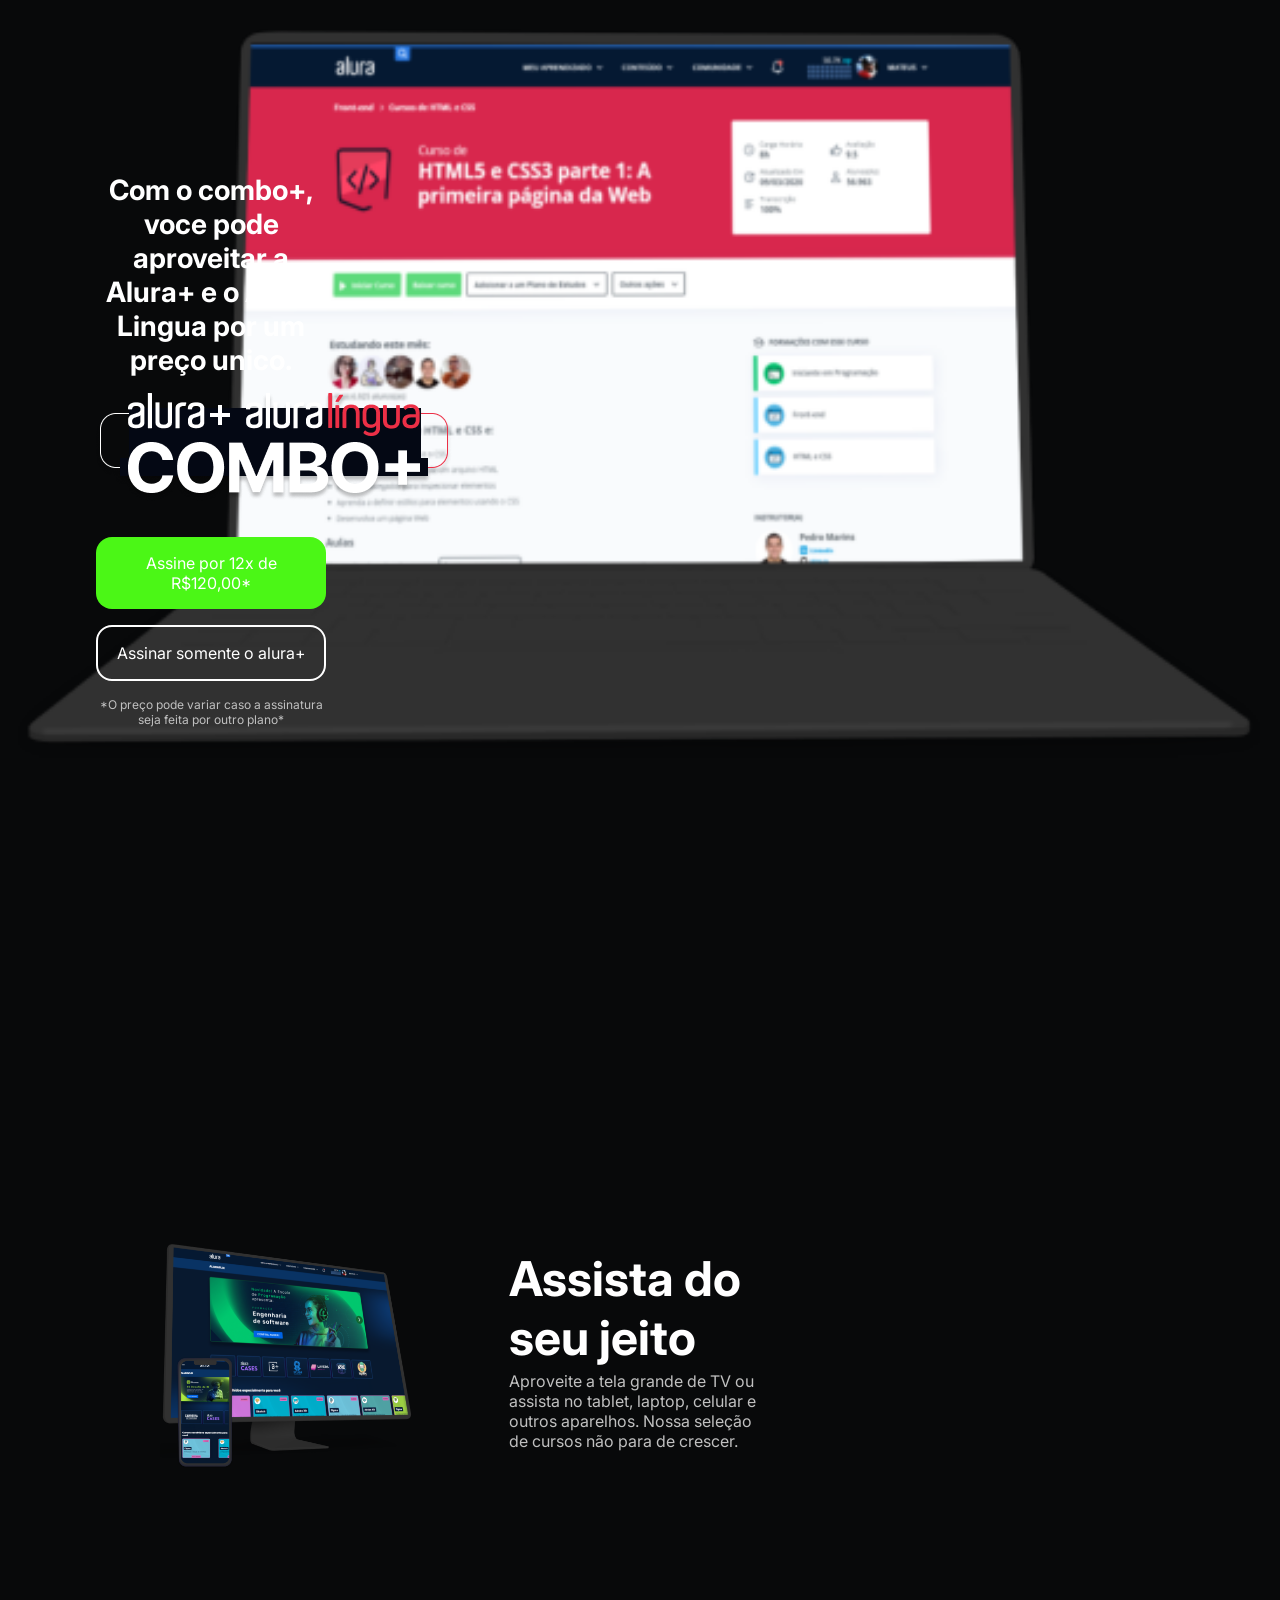
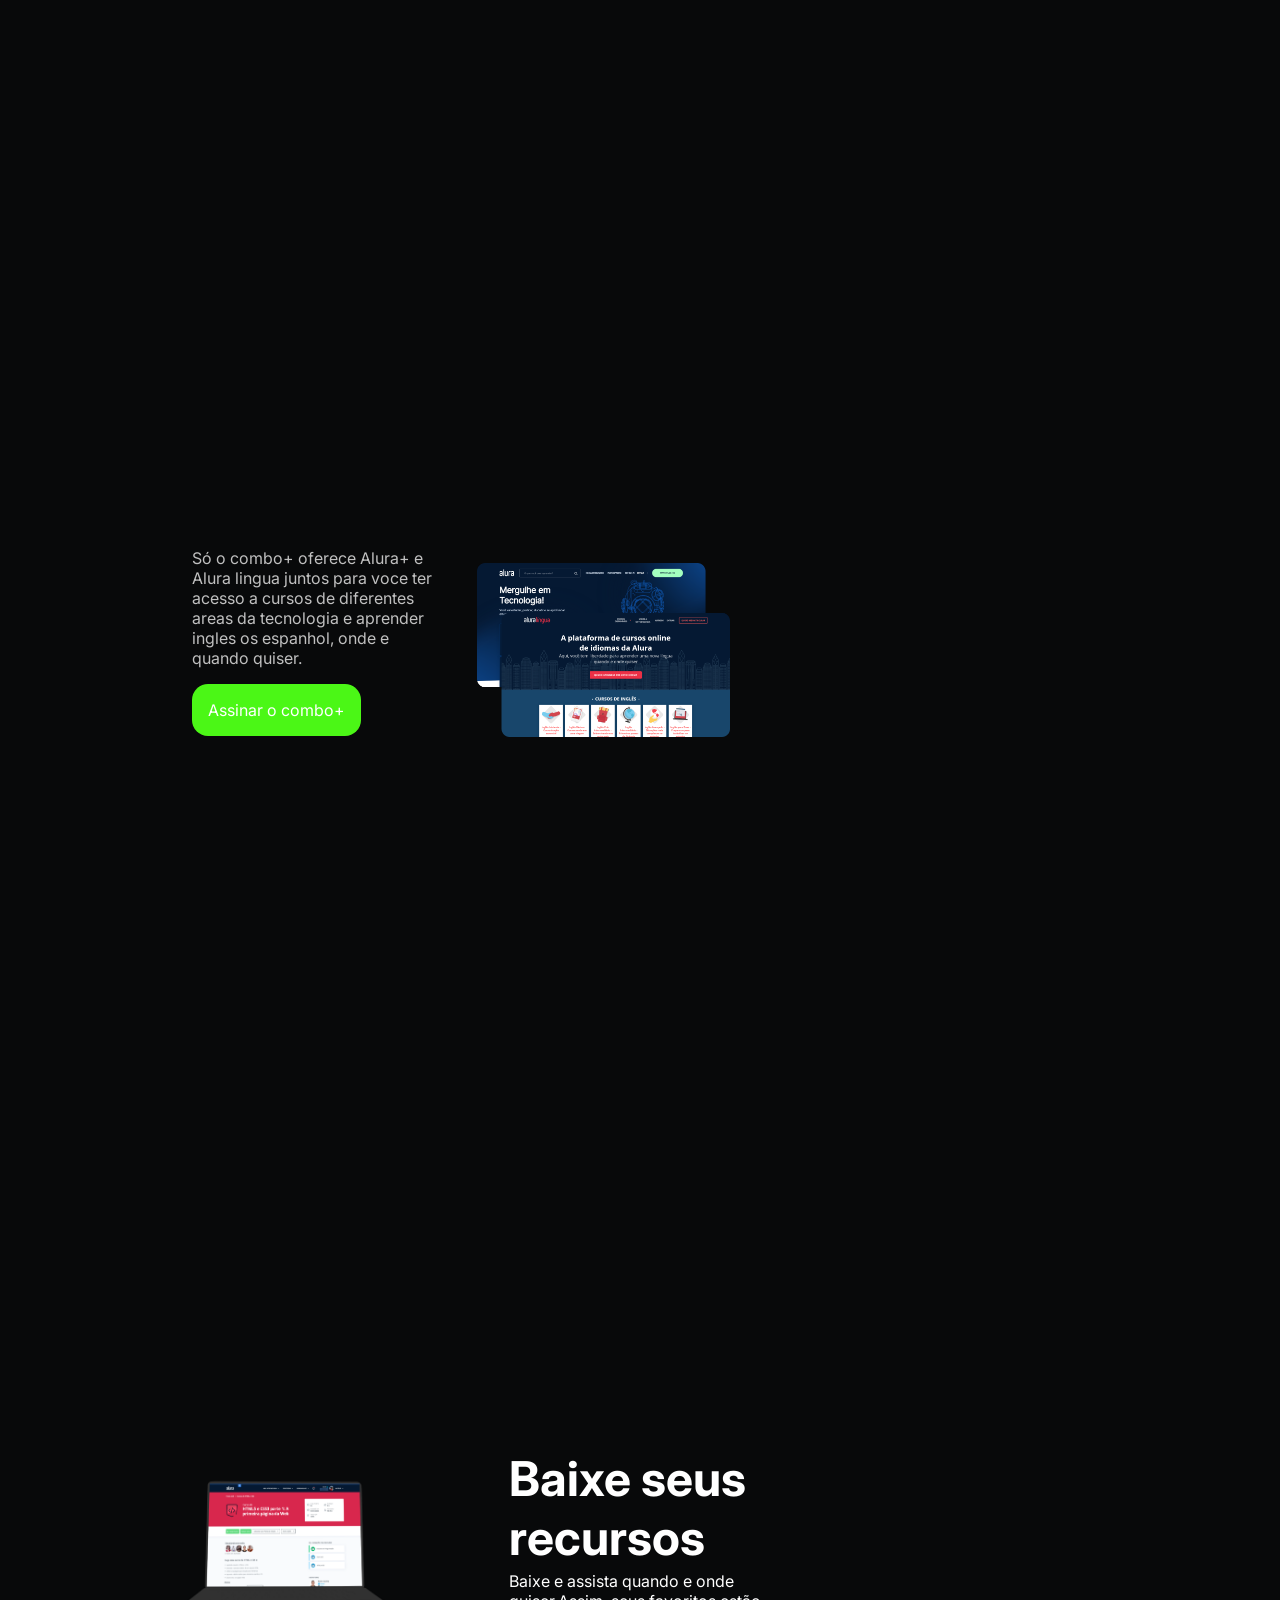
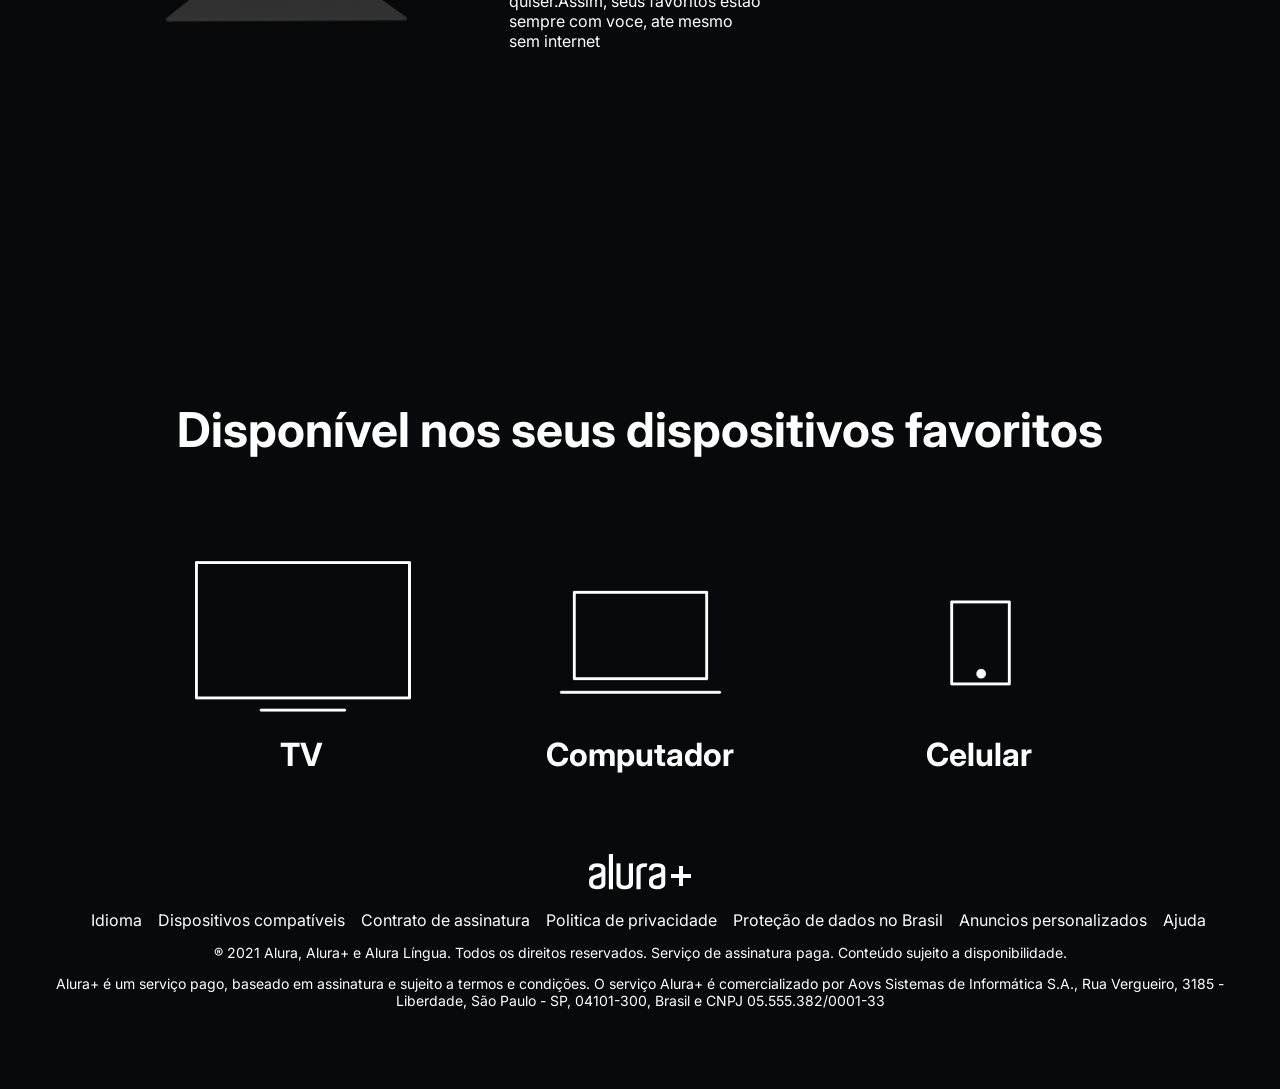
<file: index.html>
<!DOCTYPE html>
<html>

<head>
    <title>alura plus</title>
    <meta charset="utf-8">
    <meta name="viewport" content="widtg=device-width,initial-scale=1">
    <link rel="stylesheet" href="style.css">
    <link rel="preconnect" href="https://fonts.googleapis.com">
    <link rel="preconnect" href="https://fonts.gstatic.com" crossorigin>
    <link href="https://fonts.googleapis.com/css2?family=Inter:wght@400;700&display=swap" rel="stylesheet">

</head>

<body>
    <section class="container principal">
        <div class="container__caixa">
    <h1 class="container__titulo">Com o combo+, voce pode aproveitar a Alura+ e o Alura Lingua por um preço unico.</h1>
    <img src="img/Combo.png" alt="O combo+ é a junção do alura+ e o alura lingua" class="container__imagem">
    <a href="www.alura.com.br" class="container__botao">Assine por 12x de R$120,00*</a>
    <a href="www.alura.com.br" class="container__botao botao_secundario">Assinar somente o alura+</a>
    <p class="container__aviso">*O preço pode variar caso a assinatura seja feita por outro plano*</p>
  </div>
    </section>

    <section class="container segundario">
        <img src="img/Plataformas.png"alt="Um monitor e um celular com o alura plus aberto"class="segundario__imagem">
        <div class="container__descricao">
            <h2 class="descricao__titulo">Assista do seu jeito </h2>
            <p class="descricao__texto">Aproveite a tela grande de TV ou assista no tablet, laptop, celular e outros aparelhos. Nossa seleção de cursos não para de crescer.</p>
        </div>
    </section>
    <section class="container segundario">
        <div class="container__descricao">
            <p class="descricao__texto">Só o combo+ oferece Alura+ e Alura lingua juntos para voce ter acesso a cursos de diferentes areas da tecnologia e aprender ingles os espanhol, onde e quando quiser.</p>
            <a href="www.alura.com.br" class="container__botao segundario__botao"> Assinar o combo+</a>
        </div>
        <img src="img/Telas.png" alt="tela da alura plus e do alura lingua" class="segundario__imagem">
    </section>

    <section class="container segundario">
        <img src="img/Notebook.png" alt="Um notebook com o alura plus" class="segundario__imagem">
        <div class="container__descricao">
            <h2 class="descricao__titulo"> Baixe seus recursos </h2>
            <p class="descricao texto"> Baixe e assista quando e onde quiser.Assim, seus favoritos estão sempre com voce, ate mesmo sem internet</p>
        </div>
    </section>
    <section class="dispositivos">
        <h2 class="dispositivos__titulo">Disponível nos seus dispositivos favoritos</h2>
        <ul class="dispositivos__lista">
            <li>
                <img src="img/tv.png" alt="Ícone de televisão">
                <h3 class="lista__item">TV</h3>
            </li>
            <li>
                <img src="img/computador.png" alt="Ícone de computador">
                <h3 class="lista__item">Computador</h3>
            </li>
            <li>
                <img src="img/celular.png" alt="Ícone de celular">
                <h3 class="lista__item">Celular</h3>
            </li>
        </ul>
    </section>
</body>

</html>

<footer class="rodape">
    <img src="img/Logo.png" alt="Alura+" class="rodape__logo">
    <ul class="rodape__lista">
        <li class="lista__link">
            <a href="#">Idioma</a>
        </li>
        <li class="lista__link">
            <a href="#">Dispositivos compatíveis</a>
        </li>
        <li class="lista__link">
            <a href="#">Contrato de assinatura</a>
        </li>
        <li class="lista__link">
            <a href="#">Politica de privacidade</a>
        </li>
        <li class="lista__link">
            <a href="#">Proteção de dados no Brasil</a>
        </li>
        <li class="lista__link">
            <a href="#">Anuncios personalizados</a>
        </li>
        <li class="lista__link">
            <a href="#">Ajuda</a>
        </li>
    </ul>
    <p class="rodape__texto">® 2021 Alura, Alura+ e Alura Língua. Todos os direitos reservados. Serviço de
        assinatura paga. Conteúdo sujeito a disponibilidade.</p>
    <p class="rodape__texto">Alura+ é um serviço pago, baseado em assinatura e sujeito a termos e condições. O
        serviço Alura+ é comercializado por Aovs Sistemas de Informática S.A., Rua Vergueiro, 3185 - Liberdade, São
        Paulo - SP, 04101-300, Brasil e CNPJ 05.555.382/0001-33</p>
</footer>

</body>

</html>
</file>
<file: style.css>
:root {
  --branco-principal:#FFFFFF;
  --cinza-segundario:#C0C0C0;
  --botao-azul:#4bf716;
  --cor-de-fundo:rgb(8, 9, 10);
  --fonte-principal:'inter';
}

body {
   background-color: var(--cor-de-fundo);
   color:var(--branco-principal);
   font-family: var(--fonte-principal);
   font-size:16px;
   font-weight: 400;
}

*{
    margin: 0;
    padding:0;
}

.principal{
    background-image: url("img/Notebook.png");
    background-repeat: no-repeat;
    background-size: contain;
    align-items: center;
    text-align: center;
} 

.container {
  height: 100vh;
  display: grid;
  grid-template-columns: 33% 33% 33%;
}

.container__botao{
  background-color: var(--botao-azul);
  border-radius: 16px;
  padding: 1em;
  color: var(--branco-principal);
  display:block;
  text-decoration: none;
  margin-bottom: 1em;

}

.botao_secundario {
  background-color: transparent;
  border: 2px solid var(--branco-principal);
}

.container__aviso {
  font-size:12px;
  color: var(--cinza-segundario);

}

.container__titulo {
  font-size: 28px;
  font-weight: 700;
}

.container__imagem {
   margin: 1em 0 2em 0;
}

.container__caixa{
  margin: 0 6em;
}

.segundario__imagem{
  width: 80%;
}

.segundario {
  align-items: center;
  margin: 0 10em;
}

.descricao__titulo{
  font-weight: 700;
  font-size: 48px;
  color: var(--branco-principal);
  margin-bottom:0.1em;
}

.descricao__texto {
  color: var(--cinza-segundario)
}

.segundario__botao {
   display: inline-block;
   margin-top: 1em;
}

.container__descricao {
  padding: 2em;
}


.dispositivos__lista {
  display: flex;
  justify-content: center;
  list-style-type: none;
  margin: 5em 0;
}

.dispositivos {
  text-align: center;
}

.dispositivos__titulo {
  font-size: 48px;
  color: var(--branco-principal);
}

.lista__item {
  font-size: 32px;
  color: var(--branco-principal);
}

.rodape {
  text-align: center;
  margin: 5em 3em;
}

.rodape__lista {
  display: flex;
  justify-content: center;
  list-style-type: none;
  margin-top: 1em;
}

.lista__link a{
  text-decoration: none;
  color: var(--branco-principal);
  margin-left: 1em;
}

.rodape__texto {
  margin: 1em 0;
  color: var(--cinza-secundario);
  font-size: 14px;
}

.lista__link a:hover {
    color: var(--botao-azul);
}

.lista__link a:active {
    color: purple;
}

.container__botao:hover {
    background-color: var(--botao-azul-efeito);
    color: var(--cor-de-fundo);
}
</file>
